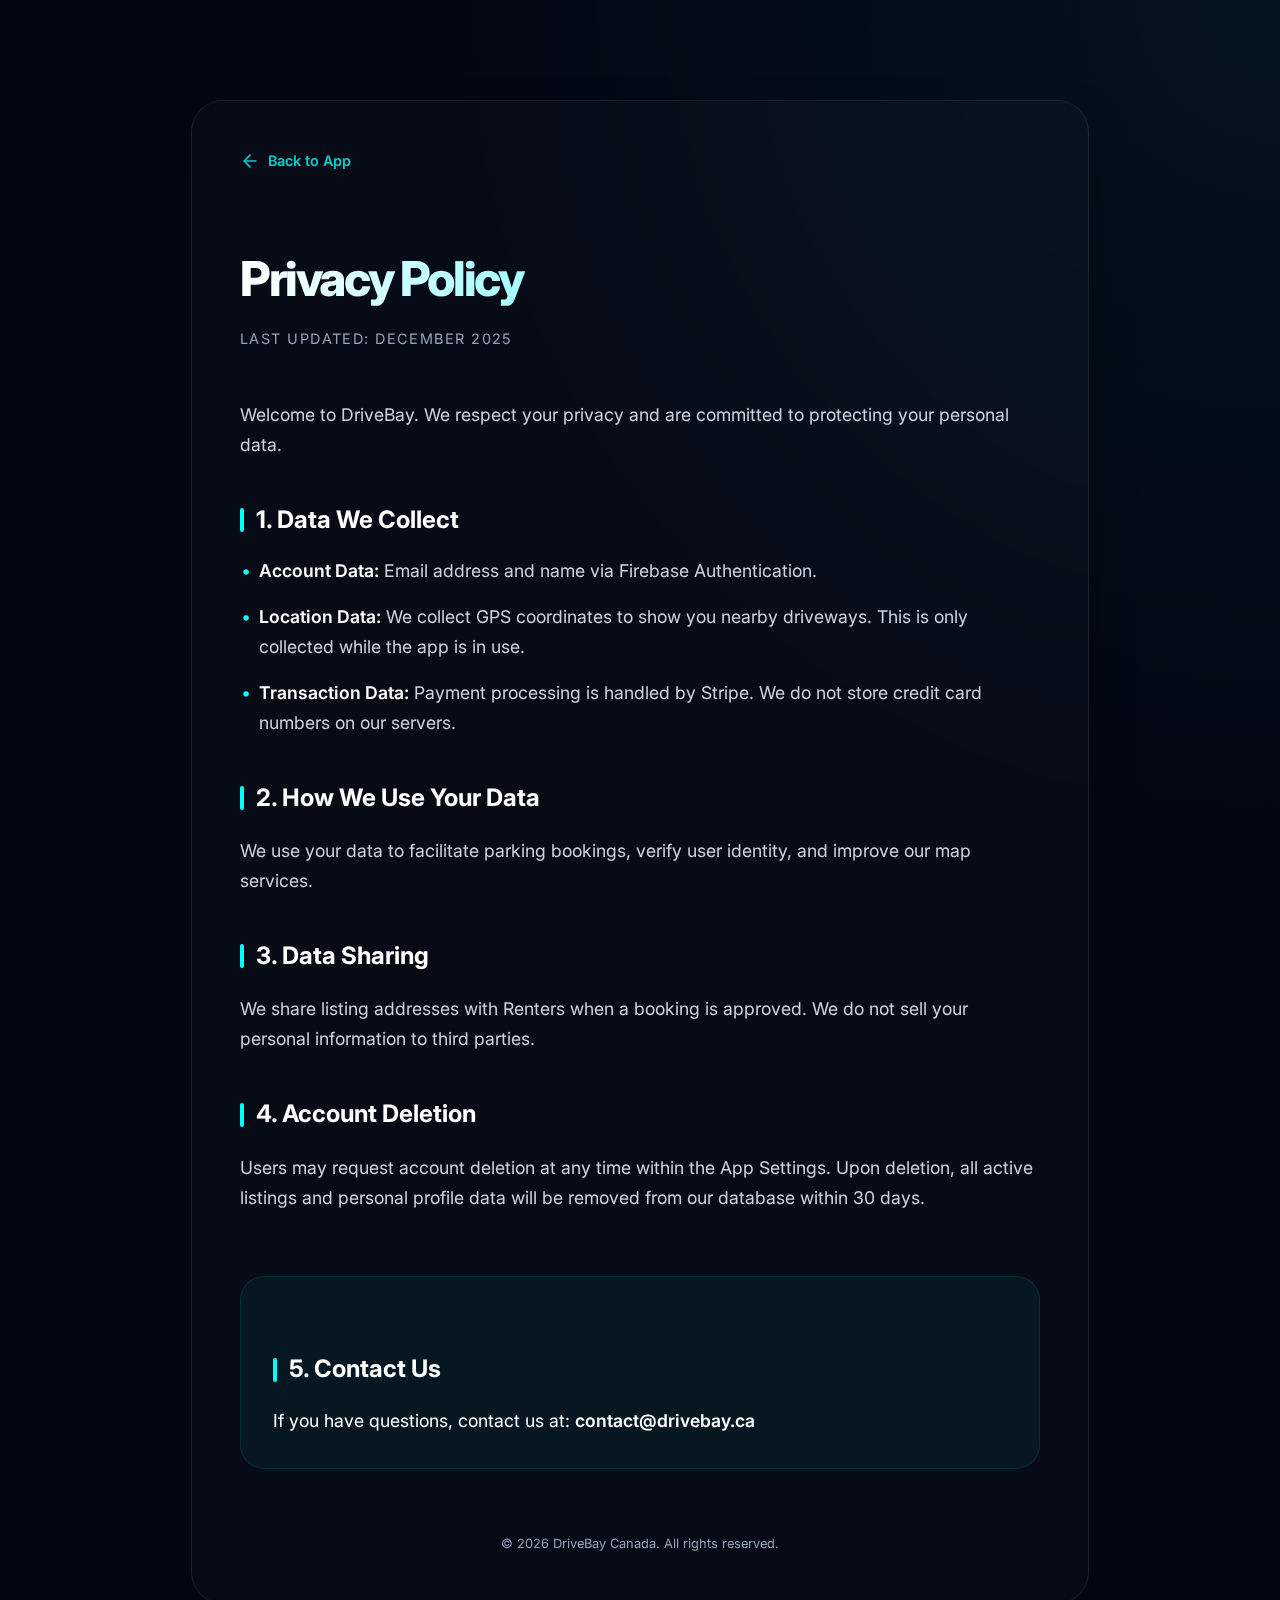
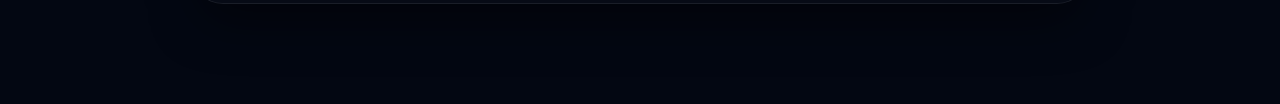
<file: public/privacy.html>
<!DOCTYPE html>
<html lang="en">
<head>
  <meta charset="UTF-8">
  <link rel="icon" type="image/png" href="AppIcon.png" />
  <meta name="viewport" content="width=device-width, initial-scale=1.0">
  <title>Privacy Policy | DriveBay</title>
  <link rel="icon" type="image/png" href="/AppIcon.png" />
  <link rel="preconnect" href="https://fonts.googleapis.com">
  <link rel="preconnect" href="https://fonts.gstatic.com" crossorigin>
  <link href="https://fonts.googleapis.com/css2?family=Inter:wght@400;600;800&display=swap" rel="stylesheet">
  <style>
    :root {
      --background: #030712;
      --cyan: #00ffff;
      --slate-400: #94a3b8;
      --slate-300: #cbd5e1;
    }

    body {
      font-family: 'Inter', sans-serif;
      background-color: var(--background);
      background-image: radial-gradient(circle at top right, rgba(0, 255, 255, 0.05) 0%, transparent 40%);
      color: white;
      margin: 0;
      line-height: 1.7;
      padding: 40px 20px;
    }

    .container {
      max-width: 800px;
      margin: 60px auto;
      background: rgba(255, 255, 255, 0.02);
      border: 1px solid rgba(255, 255, 255, 0.08);
      backdrop-filter: blur(12px);
      padding: 3rem;
      border-radius: 2rem;
      box-shadow: 0 25px 50px -12px rgba(0, 0, 0, 0.5);
    }

    .back-link {
      color: var(--cyan);
      text-decoration: none;
      font-size: 0.9rem;
      font-weight: 600;
      display: inline-flex;
      align-items: center;
      gap: 8px;
      margin-bottom: 2rem;
      opacity: 0.8;
      transition: opacity 0.2s;
    }

    .back-link:hover {
      opacity: 1;
    }

    h1 {
      font-size: 3rem;
      font-weight: 800;
      letter-spacing: -0.05em;
      margin-bottom: 0.5rem;
      background: linear-gradient(90deg, #ffffff, var(--cyan));
      -webkit-background-clip: text;
      -webkit-text-fill-color: transparent;
    }

    .last-updated {
      color: var(--slate-400);
      font-size: 0.9rem;
      text-transform: uppercase;
      letter-spacing: 0.1em;
      margin-bottom: 3rem;
      display: block;
    }

    h2 {
      color: white;
      font-size: 1.5rem;
      margin-top: 2.5rem;
      margin-bottom: 1rem;
      display: flex;
      align-items: center;
      gap: 12px;
    }

    h2::before {
      content: "";
      width: 4px;
      height: 24px;
      background: var(--cyan);
      border-radius: 4px;
      display: inline-block;
    }

    p, li {
      color: var(--slate-300);
      font-size: 1.1rem;
    }

    ul {
      padding-left: 1.2rem;
      list-style: none;
    }

    li {
      margin-bottom: 1rem;
      position: relative;
    }

    li::before {
      content: "•";
      color: var(--cyan);
      font-weight: bold;
      display: inline-block; 
      width: 1em;
      margin-left: -1em;
    }

    strong {
      color: white;
      font-weight: 600;
    }

    .contact-card {
      margin-top: 4rem;
      padding: 2rem;
      background: rgba(0, 255, 255, 0.05);
      border-radius: 1.5rem;
      border: 1px solid rgba(0, 255, 255, 0.1);
    }

    .contact-card p {
      margin: 0;
      color: white;
    }

    footer {
      text-align: center;
      margin-top: 4rem;
      color: var(--slate-400);
      font-size: 0.8rem;
    }

    @media (max-width: 640px) {
      .container { padding: 1.5rem; border-radius: 1.5rem; }
      h1 { font-size: 2rem; }
    }
  </style>
</head>
<body>
  <div class="container">
    <a href="https://www.drivebay.ca" class="back-link">
      <svg width="20" height="20" viewBox="0 0 24 24" fill="none" stroke="currentColor" stroke-width="2" stroke-linecap="round" stroke-linejoin="round"><line x1="19" y1="12" x2="5" y2="12"></line><polyline points="12 19 5 12 12 5"></polyline></svg>
      Back to App
    </a>

    <h1>Privacy Policy</h1>
    <span class="last-updated">Last Updated: December 2025</span>

    <p>Welcome to DriveBay. We respect your privacy and are committed to protecting your personal data.</p>

    <h2>1. Data We Collect</h2>
    <ul>
        <li><strong>Account Data:</strong> Email address and name via Firebase Authentication.</li>
        <li><strong>Location Data:</strong> We collect GPS coordinates to show you nearby driveways. This is only collected while the app is in use.</li>
        <li><strong>Transaction Data:</strong> Payment processing is handled by Stripe. We do not store credit card numbers on our servers.</li>
    </ul>

    <h2>2. How We Use Your Data</h2>
    <p>We use your data to facilitate parking bookings, verify user identity, and improve our map services.</p>

    <h2>3. Data Sharing</h2>
    <p>We share listing addresses with Renters when a booking is approved. We do not sell your personal information to third parties.</p>

    <h2>4. Account Deletion</h2>
    <p>Users may request account deletion at any time within the App Settings. Upon deletion, all active listings and personal profile data will be removed from our database within 30 days.</p>

    <div class="contact-card">
      <h2>5. Contact Us</h2>
      <p>If you have questions, contact us at: <strong>contact@drivebay.ca</strong></p>
    </div>

    <footer>
      &copy; 2026 DriveBay Canada. All rights reserved.
    </footer>
  </div>
</body>
</html>
</file>
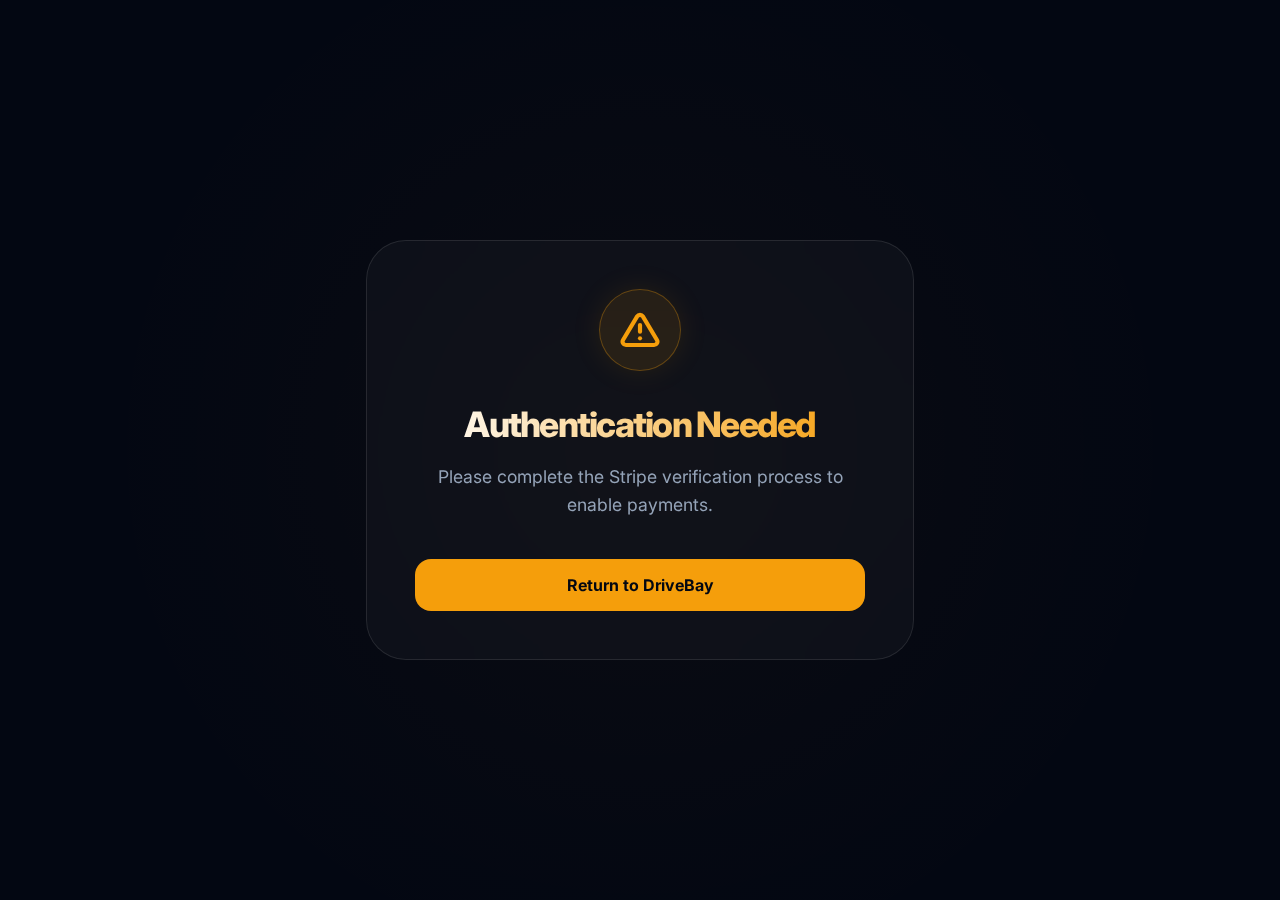
<file: public/reauth.html>
<!DOCTYPE html>
<html lang="en">
<head>
  <meta charset="UTF-8">
  <link rel="icon" type="image/png" href="AppIcon.png" />
  <meta name="viewport" content="width=device-width, initial-scale=1.0">
  <title>Action Required | DriveBay</title>
  <link rel="preconnect" href="https://fonts.googleapis.com">
  <link rel="preconnect" href="https://fonts.gstatic.com" crossorigin>
  <link href="https://fonts.googleapis.com/css2?family=Inter:wght@400;600;800&display=swap" rel="stylesheet">
  <style>
    :root {
      --background: #030712;
      --warning: #f59e0b; /* Amber accent */
    }
    body {
      font-family: 'Inter', sans-serif;
      background-color: var(--background);
      background-image: radial-gradient(circle at center, rgba(245, 158, 11, 0.03) 0%, transparent 70%);
      color: white;
      margin: 0;
      height: 100vh;
      display: flex;
      align-items: center;
      justify-content: center;
      overflow: hidden;
    }
    .glass-card {
      background: rgba(255, 255, 255, 0.03);
      backdrop-filter: blur(20px);
      border: 1px solid rgba(255, 255, 255, 0.1);
      border-radius: 2.5rem;
      padding: 3rem;
      max-width: 450px;
      width: 90%;
      text-align: center;
    }
    .icon-circle {
      width: 80px;
      height: 80px;
      background: rgba(245, 158, 11, 0.1);
      border: 1px solid rgba(245, 158, 11, 0.3);
      border-radius: 50%;
      display: flex;
      align-items: center;
      justify-content: center;
      margin: 0 auto 2rem;
      color: var(--warning);
      box-shadow: 0 0 30px rgba(245, 158, 11, 0.1);
    }
    h1 {
      font-size: 2.2rem;
      font-weight: 800;
      letter-spacing: -0.05em;
      margin-bottom: 1rem;
      background: linear-gradient(90deg, #ffffff, var(--warning));
      -webkit-background-clip: text;
      -webkit-text-fill-color: transparent;
    }
    p {
      color: #94a3b8;
      line-height: 1.6;
      font-size: 1.1rem;
      margin-bottom: 2.5rem;
    }
    .btn {
      display: block;
      background: var(--warning);
      color: #030712;
      padding: 1rem 2rem;
      border-radius: 1rem;
      text-decoration: none;
      font-weight: 700;
      font-size: 1rem;
      transition: all 0.3s ease;
    }
    .btn:hover {
      transform: translateY(-2px);
      filter: brightness(1.1);
      box-shadow: 0 10px 25px -5px rgba(245, 158, 11, 0.4);
    }
  </style>
</head>
<body>
  <div class="glass-card">
    <div class="icon-circle">
      <svg width="40" height="40" viewBox="0 0 24 24" fill="none" stroke="currentColor" stroke-width="2.5" stroke-linecap="round" stroke-linejoin="round"><path d="M10.29 3.86L1.82 18a2 2 0 0 0 1.71 3h16.94a2 2 0 0 0 1.71-3L13.71 3.86a2 2 0 0 0-3.42 0z"></path><line x1="12" y1="9" x2="12" y2="13"></line><line x1="12" y1="17" x2="12.01" y2="17"></line></svg>
    </div>
    <h1>Authentication Needed</h1>
    <p>Please complete the Stripe verification process to enable payments.</p>
    <a href="https://www.drivebay.ca" class="btn">Return to DriveBay</a>
  </div>
</body>
</html>
</file>
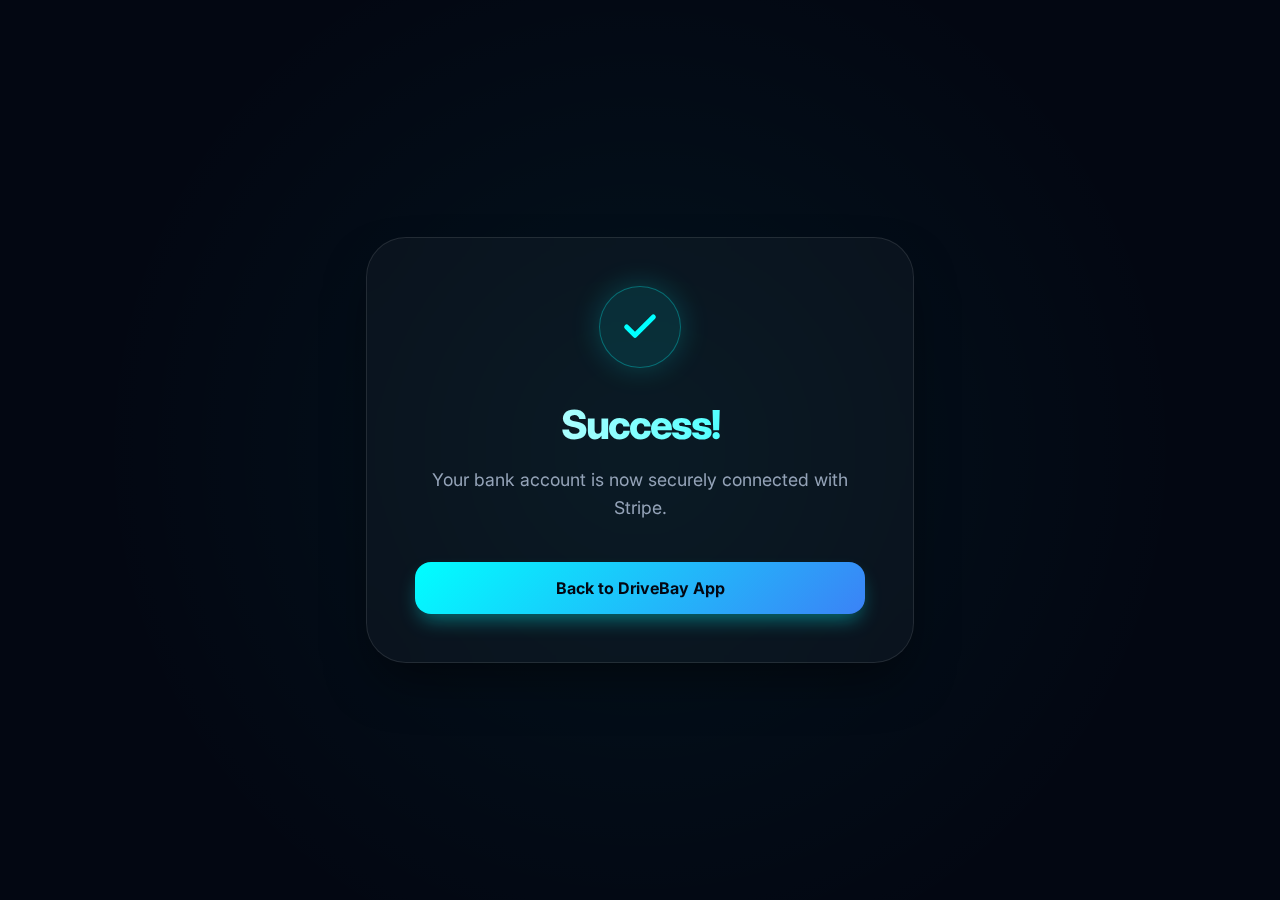
<file: public/success.html>
<!DOCTYPE html>
<html lang="en">
<head>
  <meta charset="UTF-8">
  <link rel="icon" type="image/png" href="AppIcon.png" />
  <meta name="viewport" content="width=device-width, initial-scale=1.0">
  <title>Success | DriveBay</title>
  <link rel="preconnect" href="https://fonts.googleapis.com">
  <link rel="preconnect" href="https://fonts.gstatic.com" crossorigin>
  <link href="https://fonts.googleapis.com/css2?family=Inter:wght@400;600;800&display=swap" rel="stylesheet">
  <style>
    :root {
      --background: #030712;
      --cyan: #00ffff;
      --electric: #3b82f6;
    }
    body {
      font-family: 'Inter', sans-serif;
      background-color: var(--background);
      background-image: radial-gradient(circle at center, rgba(0, 255, 255, 0.05) 0%, transparent 70%);
      color: white;
      margin: 0;
      height: 100vh;
      display: flex;
      align-items: center;
      justify-content: center;
      overflow: hidden;
    }
    .glass-card {
      background: rgba(255, 255, 255, 0.03);
      backdrop-filter: blur(20px);
      border: 1px solid rgba(255, 255, 255, 0.1);
      border-radius: 2.5rem;
      padding: 3rem;
      max-width: 450px;
      width: 90%;
      text-align: center;
      box-shadow: 0 25px 50px -12px rgba(0, 0, 0, 0.5);
    }
    .icon-circle {
      width: 80px;
      height: 80px;
      background: rgba(0, 255, 255, 0.1);
      border: 1px solid rgba(0, 255, 255, 0.3);
      border-radius: 50%;
      display: flex;
      align-items: center;
      justify-content: center;
      margin: 0 auto 2rem;
      color: var(--cyan);
      box-shadow: 0 0 30px rgba(0, 255, 255, 0.2);
    }
    h1 {
      font-size: 2.5rem;
      font-weight: 800;
      letter-spacing: -0.05em;
      margin-bottom: 1rem;
      background: linear-gradient(90deg, #ffffff, var(--cyan));
      -webkit-background-clip: text;
      -webkit-text-fill-color: transparent;
    }
    p {
      color: #94a3b8;
      line-height: 1.6;
      font-size: 1.1rem;
      margin-bottom: 2.5rem;
    }
    .btn {
      display: block;
      background: linear-gradient(135deg, var(--cyan) 0%, var(--electric) 100%);
      color: #030712;
      padding: 1rem 2rem;
      border-radius: 1rem;
      text-decoration: none;
      font-weight: 700;
      font-size: 1rem;
      transition: all 0.3s ease;
      box-shadow: 0 10px 20px -5px rgba(0, 255, 255, 0.4);
    }
    .btn:hover {
      transform: translateY(-2px);
      box-shadow: 0 15px 30px -5px rgba(0, 255, 255, 0.6);
    }
  </style>
</head>
<body>
  <div class="glass-card">
    <div class="icon-circle">
      <svg width="40" height="40" viewBox="0 0 24 24" fill="none" stroke="currentColor" stroke-width="3" stroke-linecap="round" stroke-linejoin="round"><polyline points="20 6 9 17 4 12"></polyline></svg>
    </div>
    <h1>Success!</h1>
    <p>Your bank account is now securely connected with Stripe.</p>
    <a href="https://www.drivebay.ca" class="btn">Back to DriveBay App</a>
  </div>
</body>
</html>
</file>
